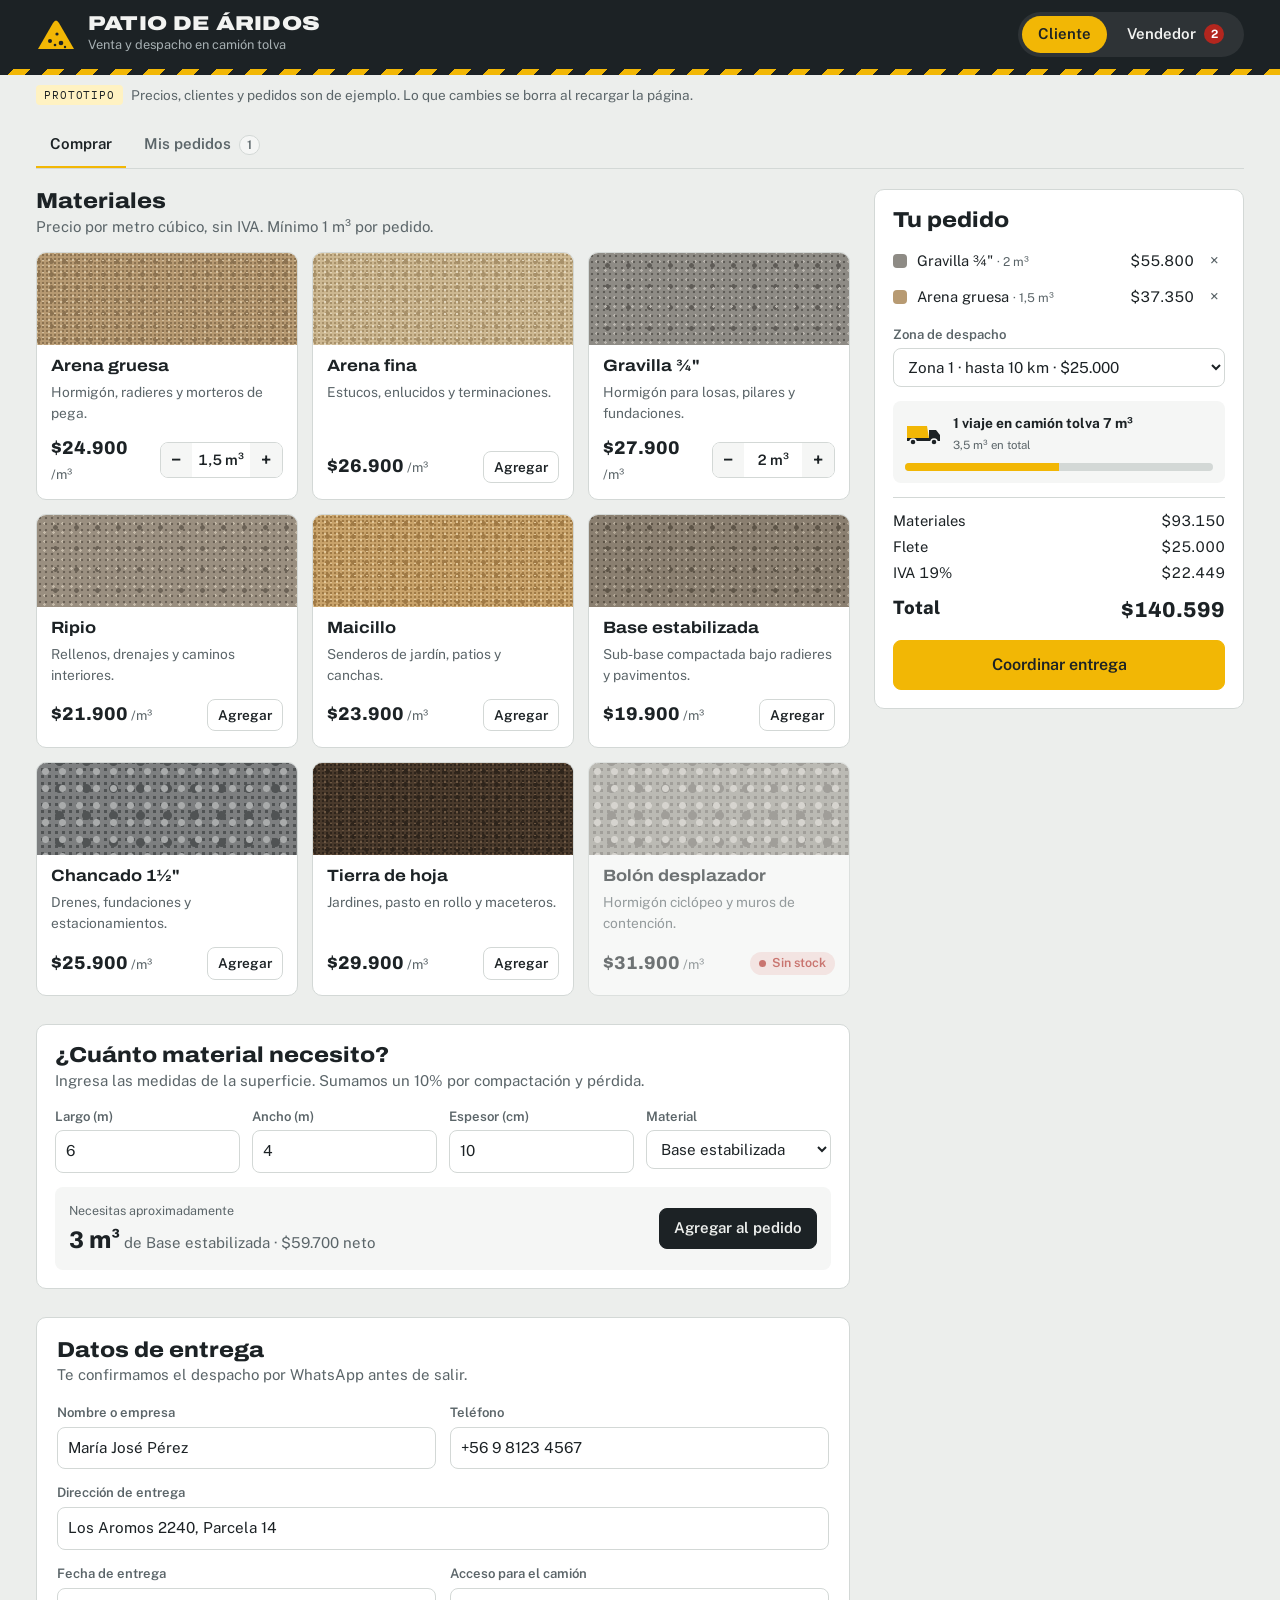
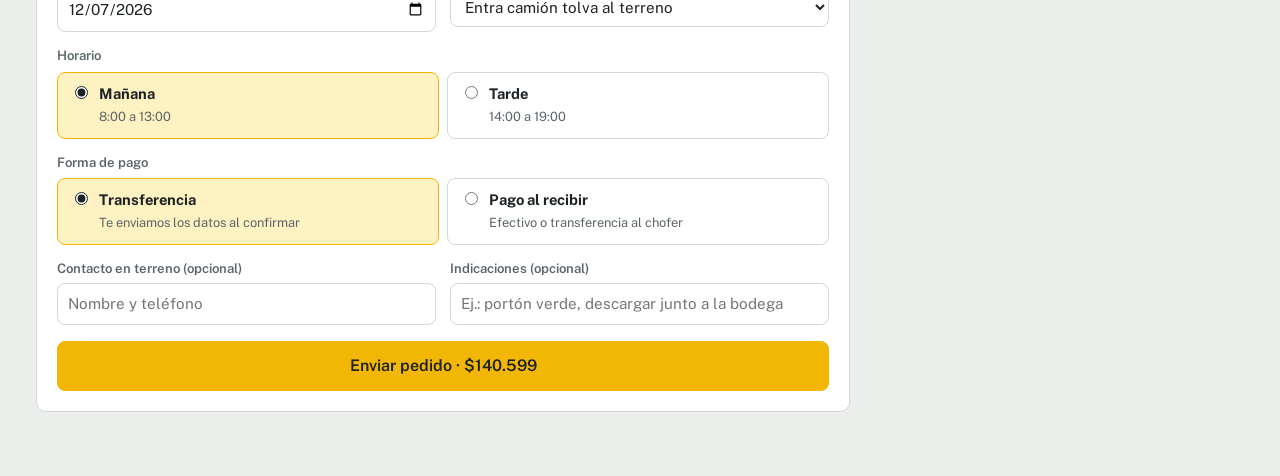
<file: aridos/index.html>
<!doctype html>
<html lang="es">
<head>
<meta charset="utf-8">
<meta name="viewport" content="width=device-width, initial-scale=1, viewport-fit=cover">
<style>:root{color-scheme:light;padding-top:env(safe-area-inset-top,0px);padding-bottom:env(safe-area-inset-bottom,0px)}body{margin:0;font:14px system-ui,sans-serif}img{max-width:100%}[hidden]{display:none!important}</style>
<title>Patio de Áridos</title>
<meta name="claude:viewport-fit-sides" content="cover">
<link rel="preconnect" href="https://fonts.googleapis.com">
<link rel="preconnect" href="https://fonts.gstatic.com" crossorigin>
<link rel="stylesheet" href="https://fonts.googleapis.com/css2?family=Archivo:wdth,wght@62..125,400..900&family=Public+Sans:wght@400;500;600;700&family=IBM+Plex+Mono:wght@400;500&display=swap">
<style>
/* Layout: patio de faena — franja de maquinaria arriba, catálogo con texturas de grano a la izquierda, pedido fijo a la derecha; el vendedor ve una mesa de despacho. */
:root {
  --bg: #ECEEEC;
  --surface: #FFFFFF;
  --surface-2: #F5F6F5;
  --ink: #1C2225;
  --muted: #5B6569;
  --line: #D3D8D6;
  --accent: #F2B705;
  --accent-ink: #1C2225;
  --accent-soft: #FFF2C2;
  --head-bg: #1C2225;
  --head-fg: #F2F3F1;
  --head-muted: #A7B0B3;
  --ok: #2B7A4B;  --ok-soft: #DDF0E4;
  --warn: #9A5B00; --warn-soft: #FBEBCF;
  --bad: #B3261E; --bad-soft: #F8DEDC;
  --info: #2C5C8A; --info-soft: #DCE8F4;
  --font-display: "Archivo", "Arial Narrow", system-ui, sans-serif;
  --font-body: "Public Sans", system-ui, -apple-system, "Segoe UI", sans-serif;
  --font-mono: "IBM Plex Mono", ui-monospace, Consolas, monospace;
  --r: 10px;
}
@media (prefers-color-scheme: dark) {
  :root:not([data-theme="light"]) {
    --bg: #131819; --surface: #1C2326; --surface-2: #222A2D; --ink: #E6EAE9; --muted: #98A3A6; --line: #2E373B;
    --accent: #F2B705; --accent-ink: #131819; --accent-soft: #3A3010;
    --head-bg: #0C1011; --head-fg: #F2F3F1; --head-muted: #8E989B;
    --ok: #63C58F; --ok-soft: #173326; --warn: #EBA642; --warn-soft: #3A2A10;
    --bad: #F2857C; --bad-soft: #3D1A18; --info: #82B3E3; --info-soft: #172A3D;
    color-scheme: dark;
  }
}
:root[data-theme="dark"] {
  --bg: #131819; --surface: #1C2326; --surface-2: #222A2D; --ink: #E6EAE9; --muted: #98A3A6; --line: #2E373B;
  --accent: #F2B705; --accent-ink: #131819; --accent-soft: #3A3010;
  --head-bg: #0C1011; --head-fg: #F2F3F1; --head-muted: #8E989B;
  --ok: #63C58F; --ok-soft: #173326; --warn: #EBA642; --warn-soft: #3A2A10;
  --bad: #F2857C; --bad-soft: #3D1A18; --info: #82B3E3; --info-soft: #172A3D;
  color-scheme: dark;
}
* { box-sizing: border-box; }
body { background: var(--bg); color: var(--ink); font-family: var(--font-body); font-size: 15px; line-height: 1.5; }
body::before { content: ""; position: fixed; inset: 0 0 auto; height: env(safe-area-inset-top, 0px); z-index: 10; background: var(--head-bg); }
.wrap { max-width: 1240px; margin-inline: auto; padding-left: max(16px, env(safe-area-inset-left, 0px)); padding-right: max(16px, env(safe-area-inset-right, 0px)); }
h1, h2, h3 { font-family: var(--font-display); font-variation-settings: "wdth" 112; margin: 0; text-wrap: balance; line-height: 1.15; }
h2 { font-size: 1.35rem; font-weight: 800; }
h3 { font-size: 1.02rem; font-weight: 700; }
p { margin: 0; }
small, .muted { color: var(--muted); }
.num, .mono { font-variant-numeric: tabular-nums; }
.mono { font-family: var(--font-mono); font-size: .88em; }
button, input, select, textarea { font: inherit; color: inherit; }
:focus-visible { outline: 3px solid var(--accent); outline-offset: 2px; }

/* Header */
.top { position: sticky; top: env(safe-area-inset-top, 0px); z-index: 9; background: var(--head-bg); color: var(--head-fg); }
.top::after { content: ""; display: block; height: 6px; background: repeating-linear-gradient(-45deg, var(--accent) 0 12px, var(--head-bg) 12px 24px); }
.top-in { display: flex; align-items: center; justify-content: space-between; gap: 16px; padding-block: 12px; flex-wrap: wrap; }
.brand { display: flex; align-items: center; gap: 12px; }
.brand b { display: block; font-family: var(--font-display); font-variation-settings: "wdth" 125; font-weight: 900; font-size: 1.25rem; letter-spacing: .01em; text-transform: uppercase; line-height: 1; }
.brand small { color: var(--head-muted); font-size: .8rem; }
.seg { display: inline-flex; background: rgba(255,255,255,.08); border-radius: 999px; padding: 4px; gap: 4px; }
.seg button { border: 0; background: transparent; color: var(--head-fg); padding: 7px 16px; border-radius: 999px; cursor: pointer; font-weight: 600; display: inline-flex; align-items: center; gap: 8px; }
.seg button[aria-pressed="true"] { background: var(--accent); color: var(--accent-ink); }
.badge { display: inline-grid; place-items: center; min-width: 20px; height: 20px; padding: 0 6px; border-radius: 999px; background: var(--bad); color: #fff; font-size: .72rem; font-weight: 700; }
.demo { display: flex; gap: 8px; align-items: center; padding-block: 10px; font-size: .85rem; color: var(--muted); }
.demo::before { content: "PROTOTIPO"; font-family: var(--font-mono); font-size: .7rem; letter-spacing: .08em; background: var(--accent-soft); color: var(--ink); padding: 2px 8px; border-radius: 4px; flex: none; }

main { padding-block: 8px 64px; }
.tabs { display: flex; gap: 4px; border-bottom: 1px solid var(--line); margin-bottom: 20px; overflow-x: auto; }
.tabs button { border: 0; background: none; padding: 10px 14px; cursor: pointer; font-weight: 600; color: var(--muted); border-bottom: 3px solid transparent; margin-bottom: -1px; white-space: nowrap; display: inline-flex; gap: 8px; align-items: center; }
.tabs button[aria-selected="true"] { color: var(--ink); border-bottom-color: var(--accent); }
.count { font-size: .75rem; background: var(--surface-2); border: 1px solid var(--line); border-radius: 999px; padding: 0 7px; color: var(--muted); }

.card { background: var(--surface); border: 1px solid var(--line); border-radius: var(--r); }
.sec-head { display: flex; flex-direction: column; gap: 2px; margin-bottom: 14px; }
.btn { border: 1px solid var(--line); background: var(--surface); padding: 8px 14px; border-radius: 8px; cursor: pointer; font-weight: 600; white-space: nowrap; }
.btn:hover { background: var(--surface-2); }
.btn.pri { background: var(--accent); border-color: var(--accent); color: var(--accent-ink); }
.btn.pri:hover { filter: brightness(.96); }
.btn.dark { background: var(--ink); border-color: var(--ink); color: var(--bg); }
.btn.sm { padding: 5px 10px; font-size: .85rem; }
.btn.ghost { background: transparent; }
.btn:disabled { opacity: .45; cursor: not-allowed; }
.btn.block { width: 100%; padding: 12px; font-size: 1rem; }

/* Client shop */
.shop { display: grid; grid-template-columns: minmax(0, 1fr) 370px; grid-template-areas: "main side" "form side"; gap: 28px 24px; align-items: start; }
.col { grid-area: main; display: flex; flex-direction: column; gap: 28px; min-width: 0; }
.shop > .cart { grid-area: side; }
.shop > .entrega { grid-area: form; }
.cart { scroll-margin-top: calc(env(safe-area-inset-top, 0px) + 90px); }
.mbar, .ag-list, .m-only { display: none; }
.grid { display: grid; grid-template-columns: repeat(auto-fill, minmax(220px, 1fr)); gap: 14px; }
.mat { display: flex; flex-direction: column; overflow: hidden; }
.mat.off { opacity: .6; }
.grain { height: 92px; background-color: var(--c1);
  background-image: radial-gradient(var(--c2) 1.1px, transparent 1.6px), radial-gradient(var(--c3) 1px, transparent 1.5px), radial-gradient(var(--c2) 2px, transparent 2.7px);
  background-size: 6px 6px, 9px 9px, 21px 21px; background-position: 0 0, 3px 4px, 8px 2px; }
.grain.coarse { background-image: radial-gradient(var(--c3) 3px, transparent 4px), radial-gradient(var(--c2) 4px, transparent 5px), radial-gradient(var(--c2) 1.5px, transparent 2px);
  background-size: 17px 17px, 27px 27px, 7px 7px; background-position: 0 0, 9px 12px, 2px 3px; }
.grain.fine { background-size: 4px 4px, 6px 6px, 13px 13px; }
.mat-b { padding: 12px 14px 14px; display: flex; flex-direction: column; gap: 6px; flex: 1; }
.mat-b p { font-size: .86rem; color: var(--muted); flex: 1; }
.mat-f { display: flex; align-items: center; justify-content: space-between; gap: 8px; margin-top: 6px; min-height: 36px; }
.price b { font-family: var(--font-display); font-variation-settings: "wdth" 100; font-size: 1.15rem; font-weight: 800; font-variant-numeric: tabular-nums; }
.price span { color: var(--muted); font-size: .82rem; }
.step { display: inline-flex; align-items: center; border: 1px solid var(--line); border-radius: 8px; overflow: hidden; }
.step button { border: 0; background: var(--surface-2); width: 32px; height: 34px; cursor: pointer; font-size: 1.1rem; font-weight: 700; }
.step span { min-width: 58px; text-align: center; font-weight: 600; font-variant-numeric: tabular-nums; font-size: .9rem; }

.calc { padding: 18px; display: flex; flex-direction: column; gap: 14px; }
.calc-row { display: grid; grid-template-columns: repeat(4, minmax(0, 1fr)); gap: 12px; }
.calc-out { display: flex; align-items: center; justify-content: space-between; gap: 12px; flex-wrap: wrap; background: var(--surface-2); border-radius: 8px; padding: 12px 14px; }
.calc-out b { font-family: var(--font-display); font-size: 1.5rem; font-weight: 800; font-variant-numeric: tabular-nums; }

label.f { display: flex; flex-direction: column; gap: 4px; font-size: .82rem; font-weight: 600; color: var(--muted); min-width: 0; }
.f input, .f select, .f textarea { border: 1px solid var(--line); border-radius: 8px; padding: 9px 10px; background: var(--surface); color: var(--ink); font-weight: 400; font-size: .95rem; width: 100%; }
.f textarea { min-height: 70px; resize: vertical; }
fieldset { border: 0; padding: 0; margin: 0; display: flex; flex-direction: column; gap: 6px; }
legend { font-size: .82rem; font-weight: 600; color: var(--muted); padding: 0; margin-bottom: 6px; }
.choices { display: flex; gap: 8px; flex-wrap: wrap; }
.choice { flex: 1 1 140px; display: flex; gap: 8px; align-items: flex-start; border: 1px solid var(--line); border-radius: 8px; padding: 10px 12px; cursor: pointer; background: var(--surface); }
.choice:has(input:checked) { border-color: var(--accent); background: var(--accent-soft); }
.choice input { margin-top: 3px; accent-color: var(--ink); }
.choice b { display: block; font-size: .92rem; }
.choice small { font-size: .8rem; }

.entrega { scroll-margin-top: calc(env(safe-area-inset-top, 0px) + 100px); padding: 20px; display: flex; flex-direction: column; gap: 16px; }
.form-grid { display: grid; grid-template-columns: repeat(2, minmax(0, 1fr)); gap: 14px; }
.form-grid .wide { grid-column: 1 / -1; }

.cart { position: sticky; top: calc(env(safe-area-inset-top, 0px) + 92px); padding: 18px; display: flex; flex-direction: column; gap: 14px; }
.cart-empty { color: var(--muted); font-size: .9rem; padding: 14px; background: var(--surface-2); border-radius: 8px; }
.lines { display: flex; flex-direction: column; gap: 8px; }
.line { display: grid; grid-template-columns: 14px minmax(0, 1fr) auto auto; gap: 10px; align-items: center; font-size: .92rem; }
.dot { width: 14px; height: 14px; border-radius: 4px; background: var(--c1); }
.x { border: 0; background: none; color: var(--muted); cursor: pointer; padding: 2px 6px; font-size: 1rem; }
.truck { display: flex; flex-direction: column; gap: 8px; padding: 12px; border-radius: 8px; background: var(--surface-2); font-size: .86rem; }
.truck-top { display: flex; gap: 10px; align-items: center; }
.loads { display: flex; gap: 4px; }
.load { flex: 1; height: 8px; border-radius: 4px; background: var(--line); overflow: hidden; }
.load i { display: block; height: 100%; background: var(--accent); }
.tot { display: flex; flex-direction: column; gap: 4px; border-top: 1px solid var(--line); padding-top: 12px; }
.tot div { display: flex; justify-content: space-between; font-size: .92rem; font-variant-numeric: tabular-nums; }
.tot .big { font-size: 1.15rem; font-weight: 800; padding-top: 6px; }
.tot .big span:last-child { font-family: var(--font-display); font-size: 1.35rem; }
.warnbox { font-size: .84rem; color: var(--warn); background: var(--warn-soft); border-radius: 8px; padding: 8px 10px; }

/* Orders (client) */
.orders { display: flex; flex-direction: column; gap: 14px; max-width: 860px; }
.order { padding: 18px; display: flex; flex-direction: column; gap: 14px; }
.order-h { display: flex; justify-content: space-between; align-items: flex-start; gap: 12px; flex-wrap: wrap; }
.track { display: grid; grid-template-columns: repeat(4, 1fr); gap: 6px; }
.track div { display: flex; flex-direction: column; gap: 6px; font-size: .8rem; color: var(--muted); }
.track div::before { content: ""; height: 6px; border-radius: 3px; background: var(--line); }
.track div.done { color: var(--ink); font-weight: 600; }
.track div.done::before { background: var(--accent); }
.kv { display: grid; grid-template-columns: repeat(auto-fit, minmax(170px, 1fr)); gap: 12px; font-size: .9rem; }
.kv span { display: block; font-size: .75rem; color: var(--muted); text-transform: uppercase; letter-spacing: .05em; }

.pill { display: inline-flex; align-items: center; gap: 6px; padding: 2px 9px; border-radius: 999px; font-size: .78rem; font-weight: 600; white-space: nowrap; }
.pill::before { content: ""; width: 7px; height: 7px; border-radius: 50%; background: currentColor; }
.p-nuevo { background: var(--warn-soft); color: var(--warn); }
.p-confirmado { background: var(--info-soft); color: var(--info); }
.p-en_ruta { background: var(--accent-soft); color: var(--ink); }
.p-en_ruta::before { background: var(--accent); }
.p-entregado { background: var(--ok-soft); color: var(--ok); }
.p-cancelado { background: var(--bad-soft); color: var(--bad); }
.p-pagado { background: var(--ok-soft); color: var(--ok); }
.p-pend { background: var(--surface-2); color: var(--muted); border: 1px solid var(--line); }

/* Vendor */
.kpis { display: grid; grid-template-columns: repeat(4, minmax(0, 1fr)); gap: 14px; margin-bottom: 22px; }
.kpi { padding: 14px 16px; display: flex; flex-direction: column; gap: 2px; }
.kpi span { font-size: .78rem; text-transform: uppercase; letter-spacing: .06em; color: var(--muted); font-weight: 600; }
.kpi b { font-family: var(--font-display); font-variation-settings: "wdth" 110; font-size: 1.8rem; font-weight: 800; font-variant-numeric: tabular-nums; line-height: 1.1; }
.kpi.alert b { color: var(--warn); }
.chips { display: flex; gap: 6px; flex-wrap: wrap; margin-bottom: 12px; }
.chip { border: 1px solid var(--line); background: var(--surface); border-radius: 999px; padding: 5px 12px; cursor: pointer; font-size: .85rem; font-weight: 600; color: var(--muted); }
.chip[aria-pressed="true"] { background: var(--ink); color: var(--bg); border-color: var(--ink); }
.tbl-wrap { overflow-x: auto; }
table { width: 100%; border-collapse: collapse; font-size: .9rem; }
th { text-align: left; font-size: .74rem; text-transform: uppercase; letter-spacing: .06em; color: var(--muted); font-weight: 600; padding: 10px 12px; border-bottom: 1px solid var(--line); white-space: nowrap; }
td { padding: 12px; border-bottom: 1px solid var(--line); vertical-align: top; }
tr:last-child td { border-bottom: 0; }
td small { display: block; font-size: .8rem; }
td.num, th.num { text-align: right; }
.acts { display: flex; gap: 6px; flex-wrap: wrap; align-items: center; }
.acts select { border: 1px solid var(--line); border-radius: 8px; padding: 5px 8px; background: var(--surface); font-size: .85rem; }
tr.is-new td:first-child { box-shadow: inset 4px 0 0 var(--warn); }
.price-in { width: 110px; border: 1px solid var(--line); border-radius: 8px; padding: 6px 8px; background: var(--surface); text-align: right; font-variant-numeric: tabular-nums; }
.sw { width: 34px; height: 34px; border-radius: 6px; }
.toggle { display: inline-flex; gap: 8px; align-items: center; cursor: pointer; font-size: .88rem; }
.toggle input { width: 18px; height: 18px; accent-color: var(--ok); }

.agenda { display: grid; grid-template-columns: 90px repeat(7, minmax(130px, 1fr)); min-width: 1000px; }
.agenda > div { border-bottom: 1px solid var(--line); border-right: 1px solid var(--line); padding: 8px; display: flex; flex-direction: column; gap: 6px; }
.agenda > div:nth-child(8n) { border-right: 0; }
.ag-h { background: var(--surface-2); font-weight: 700; font-size: .85rem; }
.ag-h.today { background: var(--accent-soft); }
.ag-h small { font-weight: 400; }
.ag-b { font-size: .78rem; color: var(--muted); font-weight: 600; text-transform: uppercase; letter-spacing: .05em; background: var(--surface-2); }
.ag-cell { min-height: 110px; }
.slot { border: 1px solid var(--line); border-radius: 6px; padding: 6px 8px; font-size: .8rem; background: var(--surface); display: flex; flex-direction: column; gap: 2px; }
.slot b { font-size: .82rem; }
.slot .pill { font-size: .7rem; align-self: flex-start; }
.over { font-size: .74rem; color: var(--bad); font-weight: 600; }
.legend { display: flex; gap: 8px 16px; flex-wrap: wrap; font-size: .85rem; color: var(--muted); padding: 12px 4px; }
.legend span { display: inline-flex; gap: 8px; align-items: center; }
.ag-day { padding: 12px 14px; display: flex; flex-direction: column; gap: 8px; }
.ag-day.today { border-color: var(--accent); }
.ag-day-h { display: flex; justify-content: space-between; align-items: baseline; gap: 8px; }
.ag-day-h b { text-transform: capitalize; }
.ag-day-h b small { text-transform: none; font-weight: 400; }

#toast { position: fixed; left: 50%; transform: translateX(-50%); bottom: calc(24px + env(safe-area-inset-bottom, 0px)); background: var(--ink); color: var(--bg); padding: 12px 18px; border-radius: 10px; font-weight: 600; z-index: 20; box-shadow: 0 8px 24px rgba(0,0,0,.25); max-width: calc(100% - 32px); }

@media (max-width: 960px) {
  .shop { grid-template-columns: minmax(0, 1fr); grid-template-areas: "main" "side" "form"; }
  .cart { position: static; }
  .kpis { grid-template-columns: repeat(2, minmax(0, 1fr)); }
}
@media (max-width: 620px) {
  .calc-row, .form-grid { grid-template-columns: minmax(0, 1fr) minmax(0, 1fr); }
  .calc-row .f:last-child { grid-column: 1 / -1; }
  .form-grid > * { grid-column: 1 / -1; }
  .brand small { display: none; }
  .seg button { padding: 7px 12px; }
}
/* Celular: catálogo en filas compactas, barra de total fija abajo y tablas convertidas en tarjetas */
@media (max-width: 720px) {
  .top-in { padding-block: 8px; gap: 10px; flex-wrap: nowrap; }
  .brand { gap: 8px; }
  .brand svg { width: 30px; height: 26px; }
  .brand b { font-size: .95rem; white-space: nowrap; font-variation-settings: "wdth" 100; }
  .seg button { padding: 7px 11px; font-size: .88rem; }
  .demo { font-size: .76rem; padding-block: 8px; line-height: 1.35; }
  .tabs { margin-bottom: 14px; scrollbar-width: none; }
  .tabs::-webkit-scrollbar, .chips::-webkit-scrollbar { display: none; }
  h2 { font-size: 1.2rem; }
  .shop { gap: 18px; }
  .col { gap: 18px; }
  .sec-head { margin-bottom: 10px; }
  .grid { grid-template-columns: minmax(0, 1fr); gap: 8px; }
  .mat { flex-direction: row; }
  .mat .grain { width: 72px; height: auto; flex: none; }
  .mat-b { padding: 10px 12px; gap: 1px; min-width: 0; }
  .mat-b p { font-size: .8rem; white-space: nowrap; overflow: hidden; text-overflow: ellipsis; }
  .mat-f { margin-top: 4px; }
  .price b { font-size: 1.05rem; }
  .step button { width: 40px; height: 40px; }
  .step span { min-width: 54px; }
  .mat-f .btn.sm { padding: 10px 16px; font-size: .9rem; }
  .f input, .f select, .f textarea, .acts select, .price-in { font-size: 16px; }
  .f input, .f select, .f textarea { padding: 11px 12px; }
  .calc, .entrega, .cart, .order { padding: 16px; }
  .calc-out b { font-size: 1.3rem; }
  .calc-out .btn { width: 100%; padding: 12px; }
  .x { padding: 8px 10px; }
  main.has-bar { padding-bottom: calc(100px + env(safe-area-inset-bottom, 0px)); }
  .mbar { display: flex; position: fixed; left: 0; right: 0; bottom: 0; z-index: 8; align-items: center; justify-content: space-between; gap: 12px;
    background: var(--surface); border-top: 1px solid var(--line); box-shadow: 0 -6px 20px rgba(0,0,0,.10);
    padding-top: 10px; padding-bottom: calc(10px + env(safe-area-inset-bottom, 0px));
    padding-left: max(16px, env(safe-area-inset-left, 0px)); padding-right: max(16px, env(safe-area-inset-right, 0px)); }
  .mbar small { display: block; font-size: .78rem; color: var(--muted); }
  .mbar b { font-family: var(--font-display); font-size: 1.25rem; font-weight: 800; font-variant-numeric: tabular-nums; }
  .mbar .btn { padding: 12px 20px; text-decoration: none; }
  .track div { font-size: .72rem; }

  .kpis { gap: 8px; margin-bottom: 14px; }
  .kpi { padding: 10px 12px; }
  .kpi span { font-size: .7rem; }
  .kpi b { font-size: 1.3rem; }
  .kpi small { font-size: .74rem; }
  .chips { flex-wrap: nowrap; overflow-x: auto; scrollbar-width: none; }
  .chip { white-space: nowrap; padding: 8px 13px; }
  .m-only { display: inline-flex; }
  .d-only { display: none !important; }
  .stack { background: transparent; border: 0; overflow: visible; }
  .stack table, .stack tbody { display: block; }
  .stack thead { display: none; }
  .stack tr { display: flex; flex-direction: column; gap: 8px; background: var(--surface); border: 1px solid var(--line); border-radius: var(--r); padding: 12px 14px; margin-bottom: 10px; }
  .stack tr.is-new { border-color: var(--warn); }
  .stack tr.is-new td:first-child { box-shadow: none; }
  .stack td { display: grid; grid-template-columns: 84px minmax(0, 1fr); gap: 10px; padding: 0; border: 0; }
  .stack td.num { text-align: left; }
  .stack td::before { content: attr(data-l); font-size: .7rem; text-transform: uppercase; letter-spacing: .05em; color: var(--muted); font-weight: 600; padding-top: 3px; }
  .stack td:not([data-l]) { display: block; }
  .stack td:not([data-l])::before { content: none; }
  .stack td.head { display: flex; justify-content: space-between; align-items: center; gap: 8px; font-size: 1rem; }
  .stack td.head b { font-size: 1.02rem; }
  .stack .acts { padding-top: 4px; }
  .stack .acts .btn, .stack .acts select { flex: 1 1 auto; padding: 10px 12px; font-size: .92rem; }
  .stack .acts select { flex-basis: 100%; }
  .stack .price-in { width: 100%; max-width: 160px; text-align: left; }
  .ag-grid { display: none; }
  .ag-list { display: flex; flex-direction: column; gap: 10px; }
}
@media (prefers-reduced-motion: no-preference) {
  .btn, .chip, .seg button { transition: background-color .15s, filter .15s; }
}
</style>
</head>
<body>

<header class="top">
  <div class="wrap top-in">
    <div class="brand">
      <svg width="40" height="34" viewBox="0 0 40 34" aria-hidden="true">
        <path d="M2 32 L17 6 Q20 1 23 6 L38 32 Z" fill="var(--accent)"/>
        <circle cx="14" cy="24" r="2" fill="var(--head-bg)"/><circle cx="21" cy="17" r="1.6" fill="var(--head-bg)"/>
        <circle cx="25" cy="26" r="2.3" fill="var(--head-bg)"/><circle cx="19" cy="28" r="1.3" fill="var(--head-bg)"/>
        <circle cx="29" cy="30" r="1.2" fill="var(--head-bg)"/>
      </svg>
      <div><b>Patio de Áridos</b><small>Venta y despacho en camión tolva</small></div>
    </div>
    <div class="seg" id="roleSeg"></div>
  </div>
</header>
<div class="wrap demo">Precios, clientes y pedidos son de ejemplo. Lo que cambies se borra al recargar la página.</div>
<main class="wrap" id="app"></main>
<div id="toast" role="status" aria-live="polite" hidden></div>

<script>
const PRODUCTS = [
  { id: 'arena-gruesa', name: 'Arena gruesa', use: 'Hormigón, radieres y morteros de pega.', price: 24900, stock: true, sw: ['#B79A72', '#8C7351', '#D6C2A0'], g: 'fine' },
  { id: 'arena-fina', name: 'Arena fina', use: 'Estucos, enlucidos y terminaciones.', price: 26900, stock: true, sw: ['#CDB892', '#A8916A', '#E3D6BC'], g: 'fine' },
  { id: 'gravilla', name: 'Gravilla ¾"', use: 'Hormigón para losas, pilares y fundaciones.', price: 27900, stock: true, sw: ['#8E8B85', '#5F5C57', '#B9B5AE'], g: '' },
  { id: 'ripio', name: 'Ripio', use: 'Rellenos, drenajes y caminos interiores.', price: 21900, stock: true, sw: ['#9A8F80', '#6B6256', '#C4B9A8'], g: '' },
  { id: 'maicillo', name: 'Maicillo', use: 'Senderos de jardín, patios y canchas.', price: 23900, stock: true, sw: ['#C9A36B', '#A07A45', '#E2C799'], g: 'fine' },
  { id: 'base', name: 'Base estabilizada', use: 'Sub-base compactada bajo radieres y pavimentos.', price: 19900, stock: true, sw: ['#8A7F70', '#5E5548', '#B3A897'], g: '' },
  { id: 'chancado', name: 'Chancado 1½"', use: 'Drenes, fundaciones y estacionamientos.', price: 25900, stock: true, sw: ['#7D7F80', '#505354', '#A9ABAB'], g: 'coarse' },
  { id: 'tierra', name: 'Tierra de hoja', use: 'Jardines, pasto en rollo y maceteros.', price: 29900, stock: true, sw: ['#4A3A2C', '#2E241B', '#6D5743'], g: 'fine' },
  { id: 'bolon', name: 'Bolón desplazador', use: 'Hormigón ciclópeo y muros de contención.', price: 31900, stock: false, sw: ['#9C9890', '#6E6A63', '#C8C4BC'], g: 'coarse' },
];
const ZONES = [
  { id: 'A', name: 'Zona 1 · hasta 10 km', rate: 25000 },
  { id: 'B', name: 'Zona 2 · 10 a 20 km', rate: 40000 },
  { id: 'C', name: 'Zona 3 · 20 a 35 km', rate: 60000 },
];
const TRUCKS = [
  { id: 'T1', name: 'Tolva 7 m³', plate: 'HJKT-42', driver: 'Pedro Soto', cap: 7 },
  { id: 'T2', name: 'Tolva 14 m³', plate: 'GRZP-18', driver: 'Luis Araya', cap: 14 },
  { id: 'T3', name: 'Tolva 14 m³', plate: 'FXLW-63', driver: 'Marcos Rojas', cap: 14 },
];
const BLOCKS = { am: 'Mañana · 8:00 a 13:00', pm: 'Tarde · 14:00 a 19:00' };
const ACCESS = {
  entra: 'Entra camión tolva al terreno',
  calle: 'Descarga en la calle, frente a la dirección',
  dificil: 'Acceso difícil, prefiero que me llamen',
};
const PAY = { transferencia: 'Transferencia', contra: 'Pago al recibir' };
const STATUS = { nuevo: 'Por confirmar', confirmado: 'Confirmado', en_ruta: 'En ruta', entregado: 'Entregado', cancelado: 'Rechazado' };
const STEPS = ['nuevo', 'confirmado', 'en_ruta', 'entregado'];

const clp = new Intl.NumberFormat('es-CL', { style: 'currency', currency: 'CLP', maximumFractionDigits: 0 });
const m3 = n => n.toLocaleString('es-CL', { maximumFractionDigits: 1 }) + ' m³';
const esc = s => String(s ?? '').replace(/[&<>"']/g, c => ({ '&': '&amp;', '<': '&lt;', '>': '&gt;', '"': '&quot;', "'": '&#39;' }[c]));
const prod = id => S.products.find(p => p.id === id);
const zone = id => ZONES.find(z => z.id === id);
const truck = id => TRUCKS.find(t => t.id === id);
function isoDay(off) { const d = new Date(); d.setDate(d.getDate() + off); return d.getFullYear() + '-' + String(d.getMonth() + 1).padStart(2, '0') + '-' + String(d.getDate()).padStart(2, '0'); }
function fmtDay(iso, opts = { weekday: 'short', day: 'numeric', month: 'short' }) { return new Date(iso + 'T12:00').toLocaleDateString('es-CL', opts); }
const sw = p => `--c1:${p.sw[0]};--c2:${p.sw[1]};--c3:${p.sw[2]}`;

function quote(items, zoneId) {
  let mat = 0, vol = 0; const lines = [];
  for (const [id, q] of Object.entries(items)) {
    if (!q) continue;
    const p = prod(id); mat += p.price * q; vol += q; lines.push({ p, q, sub: p.price * q });
  }
  const z = zone(zoneId); let trips = 0, cap = 0, flete = 0;
  if (vol > 0) {
    if (vol <= 7) { trips = 1; cap = 7; flete = z.rate; }
    else { cap = 14; trips = Math.ceil(vol / 14); flete = Math.round(trips * z.rate * 1.5); }
  }
  const neto = mat + flete, iva = Math.round(neto * 0.19);
  return { lines, mat, vol, trips, cap, flete, neto, iva, total: neto + iva };
}

function makeOrder(o) {
  const q = quote(o.items, o.zone);
  return { paid: false, truck: null, mine: false, access: 'entra', contact: '', notes: '', ...o, q };
}

const S = {
  role: 'cliente', ctab: 'comprar', vtab: 'pedidos', vfilter: 'todos',
  products: PRODUCTS, cart: { gravilla: 2, 'arena-gruesa': 1.5 }, zone: 'A', nextId: 1007,
  calc: { l: 6, a: 4, e: 10, p: 'base' },
  form: { name: 'María José Pérez', phone: '+56 9 8123 4567', address: 'Los Aromos 2240, Parcela 14', date: isoDay(2), block: 'am', access: 'entra', contact: '', pay: 'transferencia', notes: '' },
};
S.orders = [
  makeOrder({ id: 1001, name: 'Constructora Los Aromos', phone: '+56 9 7654 1122', address: 'Camino Lo Orozco 1450', zone: 'B', items: { gravilla: 6, 'arena-gruesa': 4 }, date: isoDay(1), block: 'am', status: 'confirmado', truck: 'T2', pay: 'transferencia', paid: true, created: isoDay(-1) }),
  makeOrder({ id: 1002, name: 'María José Pérez', phone: '+56 9 8123 4567', address: 'Los Aromos 2240, Parcela 14', zone: 'A', items: { maicillo: 3 }, date: isoDay(1), block: 'pm', status: 'nuevo', pay: 'contra', mine: true, created: isoDay(0), access: 'calle' }),
  makeOrder({ id: 1003, name: 'Jorge Muñoz', phone: '+56 9 9001 3344', address: 'Pasaje Las Dalias 87', zone: 'A', items: { 'arena-fina': 2, gravilla: 2 }, date: isoDay(0), block: 'am', status: 'en_ruta', truck: 'T1', pay: 'contra', created: isoDay(-2) }),
  makeOrder({ id: 1004, name: 'Ferretería El Molino', phone: '+56 2 2345 6789', address: 'Av. Central 3301', zone: 'C', items: { ripio: 7 }, date: isoDay(0), block: 'pm', status: 'confirmado', truck: 'T1', pay: 'transferencia', paid: true, created: isoDay(-3) }),
  makeOrder({ id: 1005, name: 'Ana Contreras', phone: '+56 9 6677 8899', address: 'El Roble 512', zone: 'A', items: { tierra: 4 }, date: isoDay(-2), block: 'am', status: 'entregado', truck: 'T1', pay: 'transferencia', paid: true, created: isoDay(-5) }),
  makeOrder({ id: 1006, name: 'Constructora Los Aromos', phone: '+56 9 7654 1122', address: 'Loteo Santa Elena, Lote 9', zone: 'B', items: { base: 14 }, date: isoDay(3), block: 'am', status: 'nuevo', pay: 'transferencia', created: isoDay(0), access: 'entra' }),
];

/* ---------- Render ---------- */
const app = document.getElementById('app');
function render() {
  const nuevos = S.orders.filter(o => o.status === 'nuevo').length;
  document.getElementById('roleSeg').innerHTML = `
    <button data-act="role" data-v="cliente" aria-pressed="${S.role === 'cliente'}">Cliente</button>
    <button data-act="role" data-v="vendedor" aria-pressed="${S.role === 'vendedor'}">Vendedor${nuevos ? ` <span class="badge">${nuevos}</span>` : ''}</button>`;
  app.innerHTML = S.role === 'cliente' ? clientView() : vendorView();
  app.classList.toggle('has-bar', !!app.querySelector('.mbar'));
  updateCalc();
}

function clientView() {
  const mine = S.orders.filter(o => o.mine);
  return `
  <nav class="tabs" role="tablist">
    <button role="tab" data-act="ctab" data-v="comprar" aria-selected="${S.ctab === 'comprar'}">Comprar</button>
    <button role="tab" data-act="ctab" data-v="pedidos" aria-selected="${S.ctab === 'pedidos'}">Mis pedidos <span class="count">${mine.length}</span></button>
  </nav>
  ${S.ctab === 'comprar' ? shopView() : myOrdersView(mine)}`;
}

function shopView() {
  const q = quote(S.cart, S.zone);
  return `
  <div class="shop">
    <div class="col">
      <section>
        <div class="sec-head"><h2>Materiales</h2><p class="muted">Precio por metro cúbico, sin IVA. Mínimo 1 m³ por pedido.</p></div>
        <div class="grid">${S.products.map(card).join('')}</div>
      </section>
      ${calcView()}
    </div>
    ${cartView(q)}
    ${deliveryForm(q)}
  </div>
  ${q.lines.length ? `<div class="mbar"><div><small>${m3(q.vol)} · ${q.trips} ${q.trips === 1 ? 'viaje' : 'viajes'} · con IVA</small><b>${clp.format(q.total)}</b></div><a class="btn pri" href="#pedido">Ver pedido</a></div>` : ''}`;
}

function card(p) {
  const qty = S.cart[p.id] || 0;
  const ctl = !p.stock ? '<span class="pill p-cancelado">Sin stock</span>'
    : qty ? `<div class="step"><button data-act="qty" data-id="${p.id}" data-d="-0.5" aria-label="Quitar medio metro cúbico">−</button><span>${m3(qty)}</span><button data-act="qty" data-id="${p.id}" data-d="0.5" aria-label="Agregar medio metro cúbico">+</button></div>`
    : `<button class="btn sm" data-act="qty" data-id="${p.id}" data-d="1">Agregar</button>`;
  return `<article class="card mat${p.stock ? '' : ' off'}">
    <div class="grain ${p.g}" style="${sw(p)}" aria-hidden="true"></div>
    <div class="mat-b"><h3>${esc(p.name)}</h3><p>${esc(p.use)}</p>
      <div class="mat-f"><div class="price"><b>${clp.format(p.price)}</b><span> /m³</span></div>${ctl}</div>
    </div></article>`;
}

function calcView() {
  const c = S.calc;
  return `<section class="card calc" aria-labelledby="calcT">
    <div class="sec-head" style="margin:0"><h2 id="calcT">¿Cuánto material necesito?</h2>
    <p class="muted">Ingresa las medidas de la superficie. Sumamos un 10% por compactación y pérdida.</p></div>
    <div class="calc-row">
      <label class="f">Largo (m)<input id="c-l" type="number" min="0" step="0.1" inputmode="decimal" value="${c.l}" data-calc="l"></label>
      <label class="f">Ancho (m)<input id="c-a" type="number" min="0" step="0.1" inputmode="decimal" value="${c.a}" data-calc="a"></label>
      <label class="f">Espesor (cm)<input id="c-e" type="number" min="0" step="1" inputmode="numeric" value="${c.e}" data-calc="e"></label>
      <label class="f">Material<select id="c-p" data-calc="p">${S.products.filter(p => p.stock).map(p => `<option value="${p.id}"${p.id === c.p ? ' selected' : ''}>${esc(p.name)}</option>`).join('')}</select></label>
    </div>
    <div class="calc-out"><div><small>Necesitas aproximadamente</small><br><b id="calcOut">–</b> <span class="muted" id="calcSub"></span></div>
      <button class="btn dark" data-act="calcAdd" id="calcBtn">Agregar al pedido</button></div>
  </section>`;
}
function calcValue() {
  const { l, a, e } = S.calc; const raw = (+l || 0) * (+a || 0) * ((+e || 0) / 100) * 1.1;
  return raw > 0 ? Math.max(1, Math.ceil(raw * 2) / 2) : 0;
}
function updateCalc() {
  const out = document.getElementById('calcOut'); if (!out) return;
  const v = calcValue(), p = prod(S.calc.p);
  out.textContent = v ? m3(v) : '–';
  document.getElementById('calcSub').textContent = v && p ? `de ${p.name} · ${clp.format(v * p.price)} neto` : '';
  document.getElementById('calcBtn').disabled = !v;
}

function cartView(q) {
  const empty = !q.lines.length;
  const loads = [];
  for (let i = 0; i < q.trips; i++) { const fill = Math.min(1, Math.max(0, (q.vol - i * q.cap) / q.cap)); loads.push(`<div class="load"><i style="width:${Math.round(fill * 100)}%"></i></div>`); }
  return `<aside class="card cart" id="pedido" aria-labelledby="cartT">
    <h2 id="cartT">Tu pedido</h2>
    ${empty ? '<p class="cart-empty">Aún no agregas materiales. Elige uno del catálogo o calcula cuánto necesitas.</p>' : `
    <div class="lines">${q.lines.map(l => `<div class="line"><span class="dot" style="${sw(l.p)}"></span><span>${esc(l.p.name)} <small>· ${m3(l.q)}</small></span><span class="num">${clp.format(l.sub)}</span><button class="x" data-act="rm" data-id="${l.p.id}" aria-label="Quitar ${esc(l.p.name)}">×</button></div>`).join('')}</div>`}
    <label class="f">Zona de despacho<select id="zoneSel" data-act-change="zone">${ZONES.map(z => `<option value="${z.id}"${z.id === S.zone ? ' selected' : ''}>${z.name} · ${clp.format(z.rate)}</option>`).join('')}</select></label>
    ${empty ? '' : `
    <div class="truck">
      <div class="truck-top">${truckSvg()}<div><b>${q.trips} ${q.trips === 1 ? 'viaje' : 'viajes'} en camión tolva ${q.cap} m³</b><br><small>${m3(q.vol)} en total</small></div></div>
      <div class="loads">${loads.join('')}</div>
    </div>
    ${q.vol < 1 ? '<p class="warnbox">El pedido mínimo es de 1 m³.</p>' : ''}
    ${q.vol > 7 && q.vol < 10 ? '<p class="warnbox">Sobre 7 m³ despachamos en camión de 14 m³. Puedes sumar material sin pagar más flete.</p>' : ''}
    <div class="tot">
      <div><span>Materiales</span><span>${clp.format(q.mat)}</span></div>
      <div><span>Flete</span><span>${clp.format(q.flete)}</span></div>
      <div><span>IVA 19%</span><span>${clp.format(q.iva)}</span></div>
      <div class="big"><span>Total</span><span>${clp.format(q.total)}</span></div>
    </div>
    <a class="btn pri block" href="#entrega" style="text-align:center;text-decoration:none">Coordinar entrega</a>`}
  </aside>`;
}
const truckSvg = () => `<svg width="38" height="24" viewBox="0 0 38 24" aria-hidden="true"><path d="M2 4 L22 4 L24 16 L2 16 Z" fill="var(--accent)"/><path d="M24 8 L31 8 L35 13 L35 18 L24 18 Z" fill="var(--ink)"/><rect x="2" y="16" width="33" height="3" fill="var(--ink)"/><circle cx="8" cy="20" r="3" fill="var(--ink)" stroke="var(--surface-2)" stroke-width="1.5"/><circle cx="29" cy="20" r="3" fill="var(--ink)" stroke="var(--surface-2)" stroke-width="1.5"/></svg>`;

function deliveryForm(q) {
  const f = S.form;
  const radio = (name, val, title, sub) => `<label class="choice"><input type="radio" name="${name}" value="${val}" data-form="${name}"${f[name] === val ? ' checked' : ''}><span><b>${title}</b>${sub ? `<small>${sub}</small>` : ''}</span></label>`;
  return `<form class="card entrega" id="entrega" novalidate>
    <div class="sec-head" style="margin:0"><h2>Datos de entrega</h2><p class="muted">Te confirmamos el despacho por WhatsApp antes de salir.</p></div>
    <div class="form-grid">
      <label class="f">Nombre o empresa<input id="f-name" required data-form="name" value="${esc(f.name)}" autocomplete="name"></label>
      <label class="f">Teléfono<input id="f-phone" required type="tel" data-form="phone" value="${esc(f.phone)}" autocomplete="tel"></label>
      <label class="f wide">Dirección de entrega<input id="f-address" required data-form="address" value="${esc(f.address)}" autocomplete="street-address"></label>
      <label class="f">Fecha de entrega<input id="f-date" type="date" required min="${isoDay(1)}" data-form="date" value="${f.date}"></label>
      <label class="f">Acceso para el camión<select id="f-access" data-form="access">${Object.entries(ACCESS).map(([k, v]) => `<option value="${k}"${f.access === k ? ' selected' : ''}>${v}</option>`).join('')}</select></label>
      <fieldset class="wide"><legend>Horario</legend><div class="choices">${radio('block', 'am', 'Mañana', '8:00 a 13:00')}${radio('block', 'pm', 'Tarde', '14:00 a 19:00')}</div></fieldset>
      <fieldset class="wide"><legend>Forma de pago</legend><div class="choices">${radio('pay', 'transferencia', 'Transferencia', 'Te enviamos los datos al confirmar')}${radio('pay', 'contra', 'Pago al recibir', 'Efectivo o transferencia al chofer')}</div></fieldset>
      <label class="f">Contacto en terreno (opcional)<input id="f-contact" data-form="contact" value="${esc(f.contact)}" placeholder="Nombre y teléfono"></label>
      <label class="f">Indicaciones (opcional)<input id="f-notes" data-form="notes" value="${esc(f.notes)}" placeholder="Ej.: portón verde, descargar junto a la bodega"></label>
    </div>
    <button class="btn pri block" type="submit"${q.vol >= 1 ? '' : ' disabled'}>${q.vol >= 1 ? `Enviar pedido · ${clp.format(q.total)}` : 'Agrega al menos 1 m³ para enviar'}</button>
  </form>`;
}

function myOrdersView(mine) {
  if (!mine.length) return '<p class="cart-empty">Todavía no tienes pedidos.</p>';
  return `<div class="orders">${[...mine].sort((a, b) => b.id - a.id).map(o => {
    const idx = STEPS.indexOf(o.status);
    const t = truck(o.truck);
    return `<article class="card order">
      <div class="order-h"><div><h3>Pedido N° ${o.id}</h3><small>Hecho el ${fmtDay(o.created, { day: 'numeric', month: 'long' })}</small></div><span class="pill p-${o.status}">${STATUS[o.status]}</span></div>
      ${o.status === 'cancelado' ? '<p class="warnbox">El vendedor no pudo tomar este pedido. Te llamaremos para ofrecerte otra fecha.</p>'
        : `<div class="track">${['Recibido', 'Confirmado', 'En ruta', 'Entregado'].map((s, i) => `<div class="${i <= idx ? 'done' : ''}">${s}</div>`).join('')}</div>`}
      <div class="kv">
        <div><span>Entrega</span>${fmtDay(o.date, { weekday: 'long', day: 'numeric', month: 'long' })}<br><small>${BLOCKS[o.block]}</small></div>
        <div><span>Dirección</span>${esc(o.address)}<br><small>${zone(o.zone).name}</small></div>
        <div><span>Materiales</span>${o.q.lines.map(l => `${esc(l.p.name)} · ${m3(l.q)}`).join('<br>')}</div>
        <div><span>Total</span><b>${clp.format(o.q.total)}</b><br><small>${PAY[o.pay]} · ${o.paid ? 'pagado' : 'pago pendiente'}</small></div>
        ${t && o.status !== 'entregado' ? `<div><span>Camión</span>${t.name} · ${t.plate}<br><small>Chofer: ${t.driver}</small></div>` : ''}
      </div>
    </article>`;
  }).join('')}</div>`;
}

/* ---------- Vendor ---------- */
function vendorView() {
  const today = isoDay(0), week = isoDay(6), month = today.slice(0, 7);
  const live = S.orders.filter(o => o.status !== 'cancelado');
  const nuevos = S.orders.filter(o => o.status === 'nuevo').length;
  const hoy = live.filter(o => o.date === today).length;
  const vol7 = live.filter(o => o.date >= today && o.date <= week).reduce((s, o) => s + o.q.vol, 0);
  const ventas = live.filter(o => o.created.slice(0, 7) === month).reduce((s, o) => s + o.q.total, 0);
  const tab = (v, label, n) => `<button role="tab" data-act="vtab" data-v="${v}" aria-selected="${S.vtab === v}">${label}${n != null ? ` <span class="count">${n}</span>` : ''}</button>`;
  return `
  <div class="kpis">
    <div class="card kpi${nuevos ? ' alert' : ''}"><span>Por confirmar</span><b>${nuevos}</b><small>pedidos nuevos</small></div>
    <div class="card kpi"><span>Despachos hoy</span><b>${hoy}</b><small>${fmtDay(today, { weekday: 'long', day: 'numeric', month: 'long' })}</small></div>
    <div class="card kpi"><span>Próximos 7 días</span><b>${m3(vol7)}</b><small>por despachar</small></div>
    <div class="card kpi"><span>Ventas del mes</span><b>${clp.format(ventas)}</b><small>con IVA, sin rechazados</small></div>
  </div>
  <nav class="tabs" role="tablist">${tab('pedidos', 'Pedidos', S.orders.length)}${tab('agenda', 'Agenda de despachos')}${tab('productos', 'Productos y precios')}${tab('clientes', 'Clientes')}</nav>
  ${{ pedidos: ordersTable, agenda: agendaView, productos: productsView, clientes: clientsView }[S.vtab]()}`;
}

function ordersTable() {
  const filters = { todos: 'Todos', nuevo: 'Por confirmar', confirmado: 'Confirmados', en_ruta: 'En ruta', entregado: 'Entregados' };
  const rows = S.orders.filter(o => S.vfilter === 'todos' || o.status === S.vfilter).sort((a, b) => (a.date + a.block).localeCompare(b.date + b.block));
  return `<div class="chips">${Object.entries(filters).map(([k, v]) => `<button class="chip" data-act="vfilter" data-v="${k}" aria-pressed="${S.vfilter === k}">${v}</button>`).join('')}</div>
  <div class="card tbl-wrap stack"><table>
    <thead><tr><th>N°</th><th>Cliente</th><th>Entrega</th><th>Materiales</th><th class="num">Total</th><th>Pago</th><th>Estado</th><th>Acciones</th></tr></thead>
    <tbody>${rows.length ? rows.map(orderRow).join('') : '<tr><td colspan="8" class="muted">No hay pedidos con este filtro.</td></tr>'}</tbody>
  </table></div>`;
}
function orderRow(o) {
  let acts = '';
  if (o.status === 'nuevo') acts = `<button class="btn sm pri" data-act="confirm" data-id="${o.id}">Confirmar</button><button class="btn sm ghost" data-act="reject" data-id="${o.id}">Rechazar</button>`;
  else if (o.status === 'confirmado') acts = `<select id="tr-${o.id}" data-act-change="truck" data-id="${o.id}" aria-label="Camión para el pedido ${o.id}"><option value="">Asignar camión…</option>${TRUCKS.map(t => `<option value="${t.id}"${o.truck === t.id ? ' selected' : ''}${t.cap < o.q.cap ? ' disabled' : ''}>${t.name} · ${t.driver}</option>`).join('')}</select><button class="btn sm dark" data-act="dispatch" data-id="${o.id}"${o.truck ? '' : ' disabled'}>Despachar</button>`;
  else if (o.status === 'en_ruta') acts = `<button class="btn sm pri" data-act="deliver" data-id="${o.id}">Marcar entregado</button>`;
  if (!o.paid && o.status !== 'cancelado') acts += `<button class="btn sm ghost" data-act="paid" data-id="${o.id}">Registrar pago</button>`;
  const t = truck(o.truck);
  return `<tr class="${o.status === 'nuevo' ? 'is-new' : ''}">
    <td class="mono head"><span>#${o.id}</span><span class="pill p-${o.status} m-only">${STATUS[o.status]}</span></td>
    <td data-l="Cliente"><span><b>${esc(o.name)}</b><small>${esc(o.phone)}</small><small>${esc(o.address)} · ${zone(o.zone).name.split(' · ')[0]}</small></span></td>
    <td data-l="Entrega"><span>${fmtDay(o.date)}<small>${o.block === 'am' ? 'Mañana' : 'Tarde'}</small><small>${ACCESS[o.access].split(',')[0]}</small></span></td>
    <td data-l="Material"><span>${o.q.lines.map(l => `${esc(l.p.name)} ${m3(l.q)}`).join('<br>')}<small>${o.q.trips} × tolva ${o.q.cap} m³${t ? ' · ' + t.plate : ''}</small></span></td>
    <td class="num" data-l="Total"><span><b>${clp.format(o.q.total)}</b><small>flete ${clp.format(o.q.flete)}</small></span></td>
    <td data-l="Pago"><span><span class="pill ${o.paid ? 'p-pagado' : 'p-pend'}">${o.paid ? 'Pagado' : 'Pendiente'}</span><small>${PAY[o.pay]}</small></span></td>
    <td class="d-only"><span class="pill p-${o.status}">${STATUS[o.status]}</span></td>
    <td${acts ? '' : ' class="d-only"'}><div class="acts">${acts || '<span class="muted">—</span>'}</div></td>
  </tr>`;
}

function agendaView() {
  const days = Array.from({ length: 7 }, (_, i) => isoDay(i));
  const live = S.orders.filter(o => o.status !== 'cancelado');
  let html = '<div class="ag-h"></div>' + days.map((d, i) => {
    const vol = live.filter(o => o.date === d).reduce((s, o) => s + o.q.vol, 0);
    return `<div class="ag-h${i === 0 ? ' today' : ''}">${i === 0 ? 'Hoy' : fmtDay(d, { weekday: 'long' })}<small>${fmtDay(d, { day: 'numeric', month: 'short' })} · ${m3(vol)}</small></div>`;
  }).join('');
  for (const b of ['am', 'pm']) {
    html += `<div class="ag-b">${b === 'am' ? 'Mañana' : 'Tarde'}</div>`;
    html += days.map(d => {
      const list = live.filter(o => o.date === d && o.block === b);
      const trips = list.reduce((s, o) => s + o.q.trips, 0);
      return `<div class="ag-cell">${list.map(o => `<div class="slot"><b>#${o.id} · ${esc(o.name)}</b><span>${m3(o.q.vol)} · ${truck(o.truck) ? truck(o.truck).plate : 'sin camión'}</span><span class="pill p-${o.status}">${STATUS[o.status]}</span></div>`).join('')}
        ${trips > TRUCKS.length ? `<span class="over">${trips} viajes y solo hay ${TRUCKS.length} camiones</span>` : ''}</div>`;
    }).join('');
  }
  const byDay = days.map((d, i) => {
    const list = live.filter(o => o.date === d).sort((a, b) => a.block.localeCompare(b.block));
    const vol = list.reduce((s, o) => s + o.q.vol, 0);
    return `<section class="card ag-day${i === 0 ? ' today' : ''}">
      <div class="ag-day-h"><b>${i === 0 ? 'Hoy' : fmtDay(d, { weekday: 'long' })} <small>${fmtDay(d, { day: 'numeric', month: 'short' })}</small></b><small>${list.length ? m3(vol) : ''}</small></div>
      ${list.length ? list.map(o => `<div class="slot"><b>${o.block === 'am' ? 'Mañana' : 'Tarde'} · #${o.id} · ${esc(o.name)}</b><span>${o.q.lines.map(l => `${esc(l.p.name)} ${m3(l.q)}`).join(', ')} · ${truck(o.truck) ? truck(o.truck).plate : 'sin camión'}</span><span class="pill p-${o.status}">${STATUS[o.status]}</span></div>`).join('') : '<small>Sin despachos</small>'}
    </section>`;
  }).join('');
  return `<div class="card ag-grid"><div class="tbl-wrap"><div class="agenda">${html}</div></div></div>
    <div class="ag-list">${byDay}</div>
    <div class="legend">${TRUCKS.map(t => `<span>${truckSvg()} ${t.name} · ${t.plate} · ${t.driver}</span>`).join('')}</div>`;
}

function productsView() {
  return `<p class="muted" style="margin-bottom:12px">Los cambios de precio y stock se ven al instante en la vista del cliente.</p>
  <div class="card tbl-wrap stack"><table>
    <thead><tr><th></th><th>Material</th><th>Uso</th><th class="num">Precio neto /m³</th><th>Stock</th></tr></thead>
    <tbody>${S.products.map(p => `<tr>
      <td class="d-only"><div class="grain sw ${p.g}" style="${sw(p)}"></div></td>
      <td class="head"><b>${esc(p.name)}</b><span class="grain sw m-only ${p.g}" style="${sw(p)};width:28px;height:28px"></span></td><td class="muted d-only">${esc(p.use)}</td>
      <td class="num" data-l="Precio /m³"><input class="price-in" id="pr-${p.id}" type="number" min="0" step="100" value="${p.price}" data-act-change="price" data-id="${p.id}" aria-label="Precio de ${esc(p.name)}"></td>
      <td data-l="Stock"><label class="toggle"><input type="checkbox" id="st-${p.id}" data-act-change="stock" data-id="${p.id}"${p.stock ? ' checked' : ''}> ${p.stock ? 'Disponible' : 'Sin stock'}</label></td>
    </tr>`).join('')}</tbody></table></div>`;
}

function clientsView() {
  const map = new Map();
  for (const o of S.orders) {
    const c = map.get(o.name) || { name: o.name, phone: o.phone, n: 0, vol: 0, total: 0, last: '' };
    c.n++; if (o.status !== 'cancelado') { c.vol += o.q.vol; c.total += o.q.total; } if (o.date > c.last) c.last = o.date;
    map.set(o.name, c);
  }
  const list = [...map.values()].sort((a, b) => b.total - a.total);
  return `<div class="card tbl-wrap stack"><table>
    <thead><tr><th>Cliente</th><th>Teléfono</th><th class="num">Pedidos</th><th class="num">Volumen</th><th class="num">Compras</th><th>Última entrega</th></tr></thead>
    <tbody>${list.map(c => `<tr><td class="head"><b>${esc(c.name)}</b></td><td class="mono" data-l="Teléfono">${esc(c.phone)}</td><td class="num" data-l="Pedidos">${c.n}</td><td class="num" data-l="Volumen">${m3(c.vol)}</td><td class="num" data-l="Compras"><b>${clp.format(c.total)}</b></td><td data-l="Última entrega">${fmtDay(c.last, { day: 'numeric', month: 'long' })}</td></tr>`).join('')}</tbody>
  </table></div>`;
}

/* ---------- Events ---------- */
let toastT;
function toast(msg) { const t = document.getElementById('toast'); t.textContent = msg; t.hidden = false; clearTimeout(toastT); toastT = setTimeout(() => t.hidden = true, 3200); }
const order = id => S.orders.find(o => o.id === +id);

document.addEventListener('click', e => {
  const b = e.target.closest('[data-act]'); if (!b || b.disabled) return;
  const { act, v, id } = b.dataset;
  switch (act) {
    case 'role': S.role = v; window.scrollTo(0, 0); break;
    case 'ctab': S.ctab = v; break;
    case 'vtab': S.vtab = v; break;
    case 'vfilter': S.vfilter = v; break;
    case 'qty': S.cart[id] = Math.max(0, (S.cart[id] || 0) + +b.dataset.d); if (!S.cart[id]) delete S.cart[id]; break;
    case 'rm': delete S.cart[id]; break;
    case 'calcAdd': { const n = calcValue(); S.cart[S.calc.p] = (S.cart[S.calc.p] || 0) + n; toast(`Agregaste ${m3(n)} de ${prod(S.calc.p).name}`); break; }
    case 'confirm': { const o = order(id); o.status = 'confirmado'; const t = TRUCKS.find(t => t.cap >= o.q.cap); o.truck = t ? t.id : null; toast(`Pedido #${id} confirmado. El cliente ve el cambio en "Mis pedidos".`); break; }
    case 'reject': order(id).status = 'cancelado'; toast(`Pedido #${id} rechazado`); break;
    case 'dispatch': order(id).status = 'en_ruta'; toast(`Pedido #${id} salió a ruta`); break;
    case 'deliver': order(id).status = 'entregado'; toast(`Pedido #${id} entregado`); break;
    case 'paid': order(id).paid = true; toast(`Pago del pedido #${id} registrado`); break;
    default: return;
  }
  render();
});

document.addEventListener('change', e => {
  const el = e.target, k = el.dataset.actChange; if (!k) return;
  const id = el.dataset.id;
  if (k === 'zone') S.zone = el.value;
  if (k === 'truck') order(id).truck = el.value || null;
  if (k === 'price') { const p = prod(id); p.price = Math.max(0, Math.round(+el.value || 0)); refreshPrices(); toast(`Nuevo precio de ${p.name}: ${clp.format(p.price)} /m³`); }
  if (k === 'stock') { const p = prod(id); p.stock = el.checked; if (!p.stock) delete S.cart[id]; if (!p.stock && S.calc.p === id) S.calc.p = S.products.find(x => x.stock)?.id; }
  render();
});
// Precios nuevos se aplican a pedidos que aún no se confirman
function refreshPrices() { for (const o of S.orders) if (o.status === 'nuevo') o.q = quote(o.items, o.zone); }

document.addEventListener('input', e => {
  const el = e.target;
  if (el.dataset.calc) { S.calc[el.dataset.calc] = el.value; updateCalc(); }
  if (el.dataset.form) S.form[el.dataset.form] = el.value;
});
document.addEventListener('change', e => { const el = e.target; if (el.dataset.form) S.form[el.dataset.form] = el.value; if (el.dataset.calc) { S.calc[el.dataset.calc] = el.value; updateCalc(); } });

document.addEventListener('submit', e => {
  e.preventDefault();
  const f = S.form, q = quote(S.cart, S.zone);
  const missing = [['name', 'tu nombre'], ['phone', 'un teléfono'], ['address', 'la dirección'], ['date', 'la fecha']].filter(([k]) => !String(f[k]).trim());
  if (missing.length) { toast('Falta ' + missing.map(m => m[1]).join(', ')); document.getElementById('f-' + missing[0][0])?.focus(); return; }
  if (f.date < isoDay(1)) { toast('La entrega debe ser desde mañana en adelante'); document.getElementById('f-date').focus(); return; }
  if (q.vol < 1) return;
  const id = S.nextId++;
  S.orders.push(makeOrder({ id, ...f, zone: S.zone, items: { ...S.cart }, status: 'nuevo', mine: true, created: isoDay(0) }));
  S.cart = {}; S.ctab = 'pedidos';
  render(); window.scrollTo(0, 0);
  toast(`Pedido N° ${id} enviado. Cambia a "Vendedor" para verlo llegar.`);
});

render();
</script>
<script src="../registro.js?v=20261102e" data-app="aridos"></script>
</body>
</html>
</file>
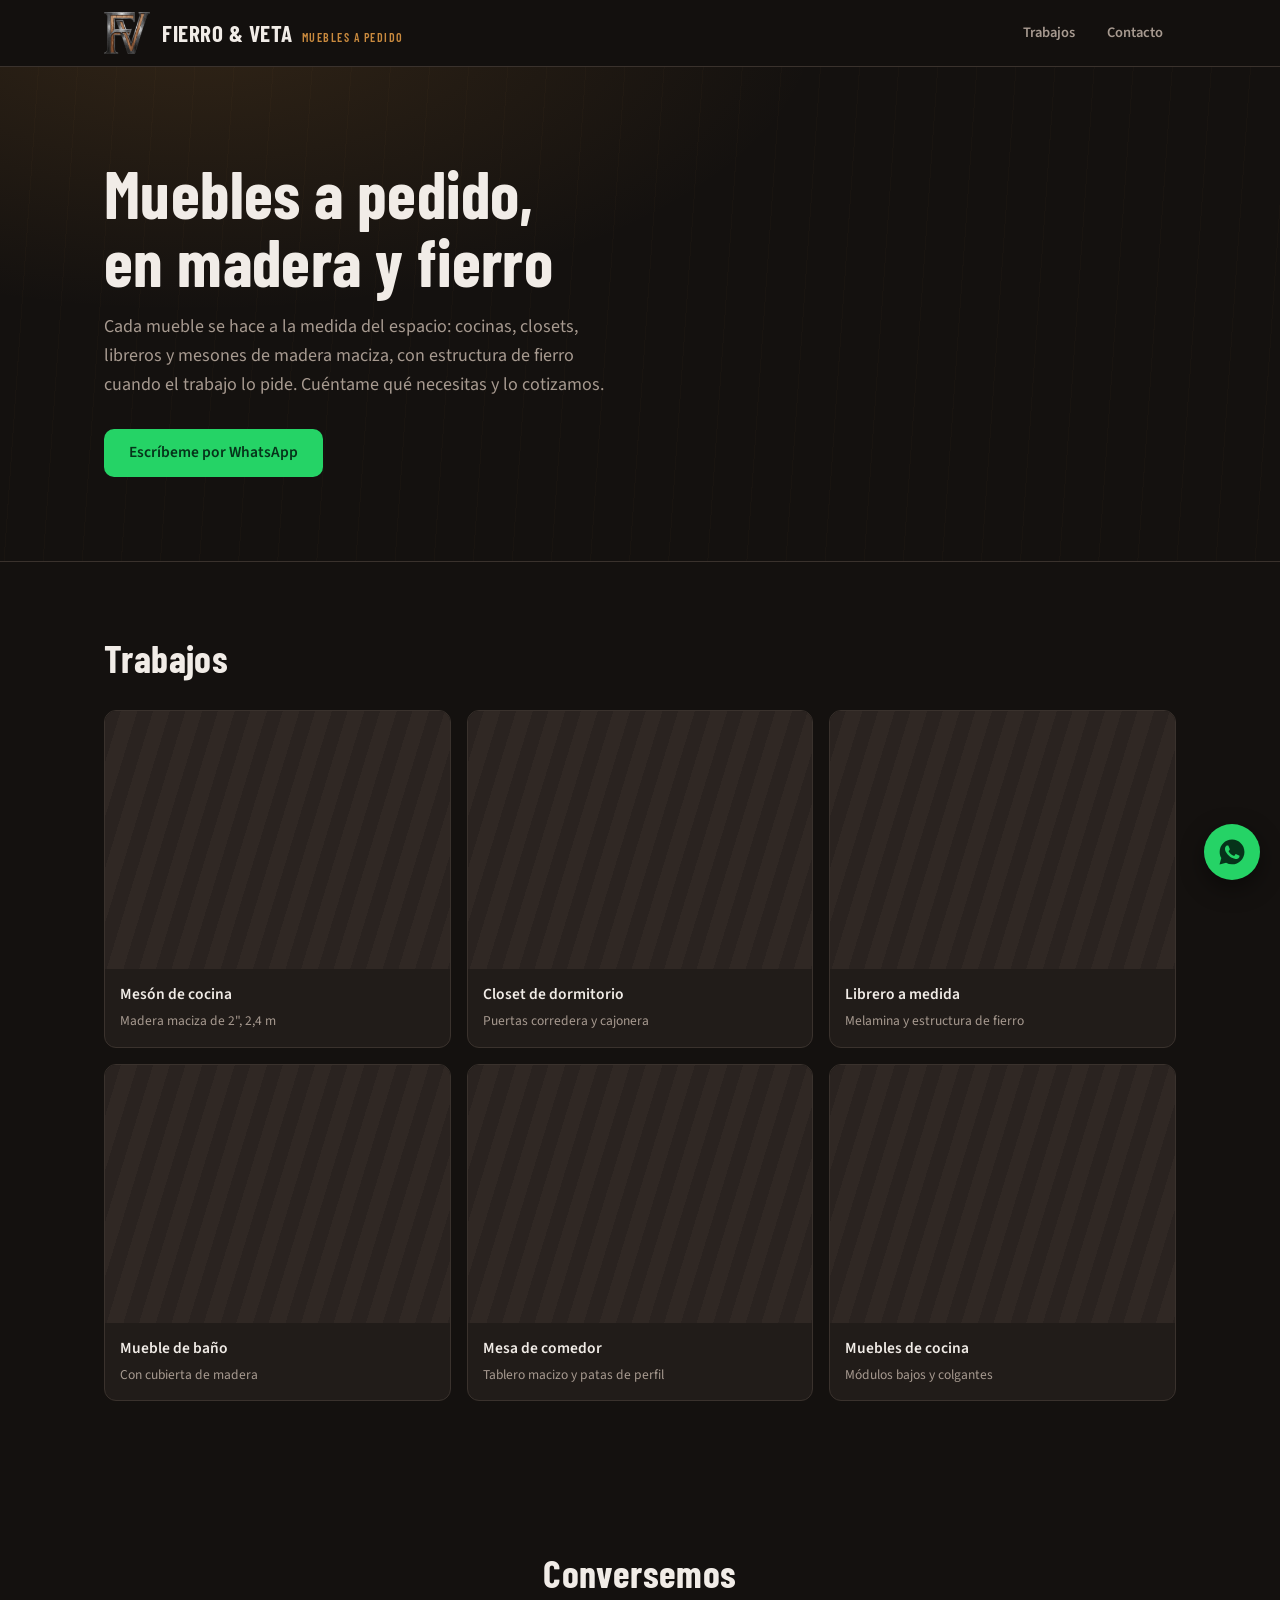
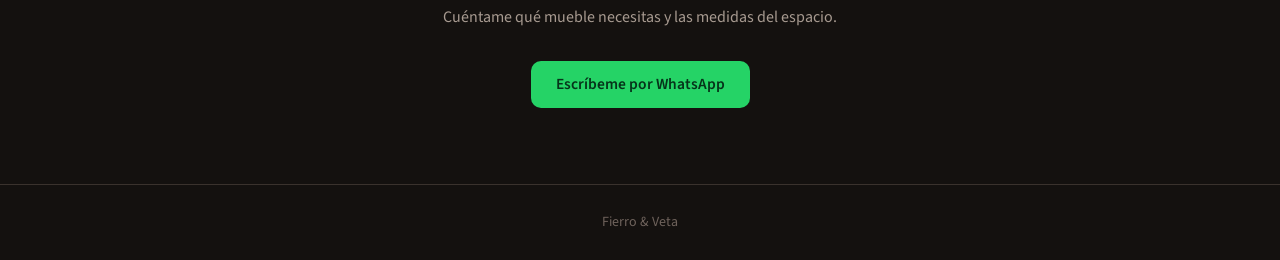
<file: fierro-y-veta/index.html>
<!doctype html>
<html lang="es-CL">
<head>
<meta charset="utf-8">
<meta name="viewport" content="width=device-width, initial-scale=1, viewport-fit=cover">
<meta name="description" content="Fierro &amp; Veta · Muebles a pedido en madera y fierro: cocinas, closets, libreros y mesones.">
<title>Fierro &amp; Veta · Muebles a pedido</title>
<meta name="theme-color" content="#14110F">
<link rel="icon" href="../marca/fv-monograma.png">
<link rel="preconnect" href="https://fonts.googleapis.com">
<link rel="preconnect" href="https://fonts.gstatic.com" crossorigin>
<link rel="stylesheet" href="https://fonts.googleapis.com/css2?family=Barlow+Condensed:wght@500;600;700&family=Source+Sans+3:wght@400;600&display=swap">
<link rel="stylesheet" href="estilos.css?v=20261102e">
<style>[hidden]{display:none!important}</style>
</head>
<body>

<header class="barra">
  <div class="barra-in">
    <a class="marca" href="#inicio">
      <img class="marca-logo" id="marcaLogo" alt="" hidden>
      <span class="marca-txt">
        <span class="marca-n" id="marcaNombre"></span>
        <span class="marca-o" id="marcaOficio"></span>
      </span>
    </a>
    <nav class="nav">
      <a href="#trabajos">Trabajos</a>
      <a href="#herramientas">Herramientas</a>
      <a href="#contacto">Contacto</a>
    </nav>
  </div>
</header>

<main>
  <section class="hero" id="inicio">
    <div class="hero-in">
      <h1 id="titular"></h1>
      <p class="bajada" id="bajada"></p>
      <div class="hero-acc">
        <a class="btn btn-wa" id="waHero" hidden>Escríbeme por WhatsApp</a>
      </div>
      <p class="zona" id="zona" hidden></p>
    </div>
  </section>

  <section class="seccion" id="trabajos">
    <div class="seccion-in">
      <h2 class="titulo">Trabajos</h2>
      <div class="galeria" id="galeria"></div>
    </div>
  </section>

  <section class="seccion alt" id="herramientas">
    <div class="seccion-in">
      <h2 class="titulo">Herramientas</h2>
      <p class="intro">Aplicaciones que programé para el oficio. Son gratuitas y funcionan en el navegador.</p>
      <div class="apps" id="apps"></div>
    </div>
  </section>

  <section class="seccion" id="contacto">
    <div class="seccion-in contacto-in">
      <h2 class="titulo">Conversemos</h2>
      <p class="intro" id="contactoTexto">Cuéntame qué mueble necesitas y las medidas del espacio.</p>
      <div class="contacto-acc">
        <a class="btn btn-wa" id="waContacto" hidden>Escríbeme por WhatsApp</a>
        <a class="btn btn-linea" id="mailContacto" hidden></a>
      </div>
    </div>
  </section>
</main>

<footer class="pie">
  <div class="seccion-in pie-in">
    <span id="pieNombre"></span>
  </div>
</footer>

<a class="wa-flota" id="waFlota" hidden aria-label="Escríbeme por WhatsApp">
  <svg viewBox="0 0 24 24" aria-hidden="true"><path d="M12.04 2C6.58 2 2.13 6.45 2.13 11.91c0 1.75.46 3.46 1.32 4.96L2 22l5.25-1.38a9.9 9.9 0 0 0 4.79 1.22h.01c5.46 0 9.91-4.45 9.91-9.91C21.96 6.45 17.5 2 12.04 2Zm5.8 14.17c-.25.69-1.44 1.32-1.99 1.37-.53.05-1.02.24-3.44-.72-2.9-1.14-4.73-4.11-4.87-4.3-.14-.19-1.16-1.54-1.16-2.94 0-1.4.73-2.09.99-2.37.26-.29.57-.36.76-.36l.54.01c.17 0 .41-.07.64.49.25.6.83 2.07.9 2.22.07.15.12.32.02.51-.1.19-.15.31-.29.48l-.44.51c-.14.14-.29.3-.12.59.17.29.74 1.22 1.59 1.98 1.09.97 2.01 1.27 2.3 1.42.29.14.46.12.63-.07.17-.19.73-.85.92-1.14.19-.29.39-.24.65-.14.26.09 1.66.78 1.94.93.29.14.48.21.55.33.07.12.07.69-.18 1.38Z"/></svg>
</a>

<dialog id="visor" aria-label="Foto ampliada">
  <img id="visorImg" alt="">
  <button class="visor-x" id="visorCerrar" aria-label="Cerrar">✕</button>
</dialog>

<script src="datos.js?v=20261104a"></script>
<script src="sitio.js?v=20261104a"></script>
<script src="../registro.js?v=20261102e" data-app="fierro-y-veta"></script>
</body>
</html>
</file>
<file: fierro-y-veta/estilos.css>
/* Sitio del taller. Misma paleta que el cotizador, para que se vean
   como dos partes de lo mismo. */

:root {
  --bg: #14110F;
  --bg2: #1C1816;
  --panel: #211C19;
  --linea: #3A322D;
  --texto: #F1ECE7;
  --suave: #A79A90;
  --tenue: #6E625B;
  --acento: #C98A3E;
  --acento-h: #DDA059;
  --wa: #25D366;
  --cond: "Barlow Condensed", system-ui, sans-serif;
  --sans: "Source Sans 3", system-ui, -apple-system, sans-serif;
}

* { box-sizing: border-box; }
html { scroll-behavior: smooth; }
html, body { margin: 0; }
body {
  background: var(--bg);
  color: var(--texto);
  font: 400 16px/1.6 var(--sans);
  -webkit-text-size-adjust: 100%;
}
img { max-width: 100%; display: block; }
a { color: inherit; }

.seccion-in { max-width: 1120px; margin: 0 auto; padding: 0 24px; }

/* ---------- barra ---------- */
.barra {
  position: sticky; top: 0; z-index: 30;
  background: color-mix(in srgb, var(--bg) 92%, transparent);
  backdrop-filter: blur(10px);
  border-bottom: 1px solid var(--linea);
}
.barra-in {
  max-width: 1120px; margin: 0 auto; padding: 12px 24px;
  display: flex; align-items: center; justify-content: space-between; gap: 20px; flex-wrap: wrap;
}
.marca { display: flex; align-items: center; gap: 12px; text-decoration: none; }
.marca-logo { height: 42px; width: auto; }
.marca-txt { display: flex; align-items: baseline; gap: 9px; flex-wrap: wrap; }
.marca-n { font: 700 23px/1 var(--cond); letter-spacing: .5px; text-transform: uppercase; }
.marca-o { font: 600 12px/1 var(--cond); letter-spacing: 1.5px; text-transform: uppercase; color: var(--acento); }
.nav { display: flex; gap: 6px; flex-wrap: wrap; }
.nav a {
  text-decoration: none; color: var(--suave); font-size: 14.5px; font-weight: 600;
  padding: 8px 13px; border-radius: 99px;
}
.nav a:hover { color: var(--texto); background: var(--panel); }

/* ---------- botones ---------- */
.btn {
  display: inline-flex; align-items: center; justify-content: center;
  font: 600 15.5px/1 var(--sans); text-decoration: none; cursor: pointer;
  padding: 15px 24px; border-radius: 10px; border: 1px solid transparent;
}
.btn-wa { background: var(--wa); color: #06331A; }
.btn-wa:hover { background: #3ee07a; }
.btn-linea { border-color: var(--linea); color: var(--texto); }
.btn-linea:hover { border-color: var(--acento); color: var(--acento); }

/* ---------- portada ---------- */
.hero {
  position: relative; overflow: hidden;
  padding: 92px 0 84px;
  background:
    radial-gradient(900px 420px at 15% -10%, color-mix(in srgb, var(--acento) 16%, transparent), transparent 70%),
    var(--bg);
  border-bottom: 1px solid var(--linea);
}
/* vetas de madera, muy tenues */
.hero::after {
  content: ""; position: absolute; inset: 0; pointer-events: none; opacity: .5;
  background: repeating-linear-gradient(94deg, transparent 0 38px, color-mix(in srgb, var(--acento) 5%, transparent) 38px 39px);
}
.hero-in { max-width: 1120px; margin: 0 auto; padding: 0 24px; position: relative; z-index: 1; }
.hero h1 {
  font: 700 clamp(38px, 7vw, 66px)/1.03 var(--cond);
  margin: 0 0 18px; max-width: 16ch; letter-spacing: .4px;
}
.bajada { font-size: 18px; color: var(--suave); max-width: 56ch; margin: 0 0 30px; }
.hero-acc { display: flex; gap: 12px; flex-wrap: wrap; }
.zona { margin: 22px 0 0; font-size: 14px; color: var(--tenue); }

/* ---------- secciones ---------- */
.seccion { padding: 76px 0; }
.seccion.alt { background: var(--bg2); border-block: 1px solid var(--linea); }
.titulo { font: 700 clamp(28px, 4vw, 38px)/1.1 var(--cond); margin: 0 0 10px; letter-spacing: .4px; }
.intro { color: var(--suave); max-width: 58ch; margin: 0 0 30px; }
#trabajos .titulo { margin-bottom: 30px; }

/* ---------- galería ---------- */
.galeria { display: grid; grid-template-columns: repeat(auto-fill, minmax(260px, 1fr)); gap: 16px; }
.pieza {
  margin: 0; background: var(--panel); border: 1px solid var(--linea);
  border-radius: 12px; overflow: hidden;
}
.pieza:not(.sin-foto) { cursor: zoom-in; }
.pieza img, .pieza .marco { width: 100%; aspect-ratio: 4 / 3; object-fit: cover; }
.pieza .marco {
  background:
    repeating-linear-gradient(107deg, #2A2320 0 15px, #302824 15px 31px),
    var(--bg2);
}
.pieza figcaption { padding: 13px 15px 15px; display: grid; gap: 3px; }
.pieza-t { font-weight: 600; font-size: 15.5px; }
.pieza-d { font-size: 13.5px; color: var(--suave); }
.pieza:not(.sin-foto):hover { border-color: var(--acento); }

/* ---------- herramientas ---------- */
.apps { display: grid; grid-template-columns: repeat(auto-fill, minmax(280px, 1fr)); gap: 14px; }
.app {
  display: grid; gap: 7px; align-content: start; text-decoration: none;
  background: var(--panel); border: 1px solid var(--linea); border-radius: 12px; padding: 20px;
}
.app:hover { border-color: var(--acento); }
.app-n { font: 600 17px/1.2 var(--sans); }
.app-t { font-size: 14.5px; color: var(--suave); }
.app-ir { font-size: 13.5px; font-weight: 600; color: var(--acento); margin-top: 4px; }

/* ---------- contacto ---------- */
.contacto-in { text-align: center; }
.contacto-in .intro { margin-inline: auto; }
.contacto-acc { display: flex; gap: 12px; justify-content: center; flex-wrap: wrap; }

/* ---------- pie ---------- */
.pie { border-top: 1px solid var(--linea); padding: 26px 0; }
.pie-in { display: flex; gap: 10px; align-items: center; justify-content: center; flex-wrap: wrap; color: var(--tenue); font-size: 14px; }
.pie a { color: var(--suave); text-decoration: none; }
.pie a:hover { color: var(--acento); }

/* ---------- botón flotante ---------- */
.wa-flota {
  position: fixed; right: 20px; bottom: calc(20px + env(safe-area-inset-bottom)); z-index: 40;
  width: 56px; height: 56px; border-radius: 50%; background: var(--wa);
  display: grid; place-items: center; box-shadow: 0 8px 24px rgba(0, 0, 0, .45);
}
.wa-flota svg { width: 30px; height: 30px; fill: #06331A; }
.wa-flota:hover { background: #3ee07a; }

/* ---------- visor ---------- */
#visor {
  border: 0; background: none; padding: 0; max-width: min(1000px, 94vw); max-height: 92vh;
  overflow: visible;
}
#visor::backdrop { background: rgba(8, 6, 5, .86); }
#visorImg { border-radius: 12px; max-height: 88vh; width: auto; margin: 0 auto; }
.visor-x {
  position: absolute; top: -14px; right: -14px; width: 36px; height: 36px; border-radius: 50%;
  background: var(--texto); color: var(--bg); border: 0; cursor: pointer; font-size: 15px;
}

@media (max-width: 640px) {
  .seccion { padding: 56px 0; }
  .hero { padding: 64px 0 56px; }
  .seccion-in, .hero-in, .barra-in { padding-inline: 18px; }
  .hero-acc .btn, .contacto-acc .btn { width: 100%; }
  .nav { width: 100%; order: 3; }
}
</file>
